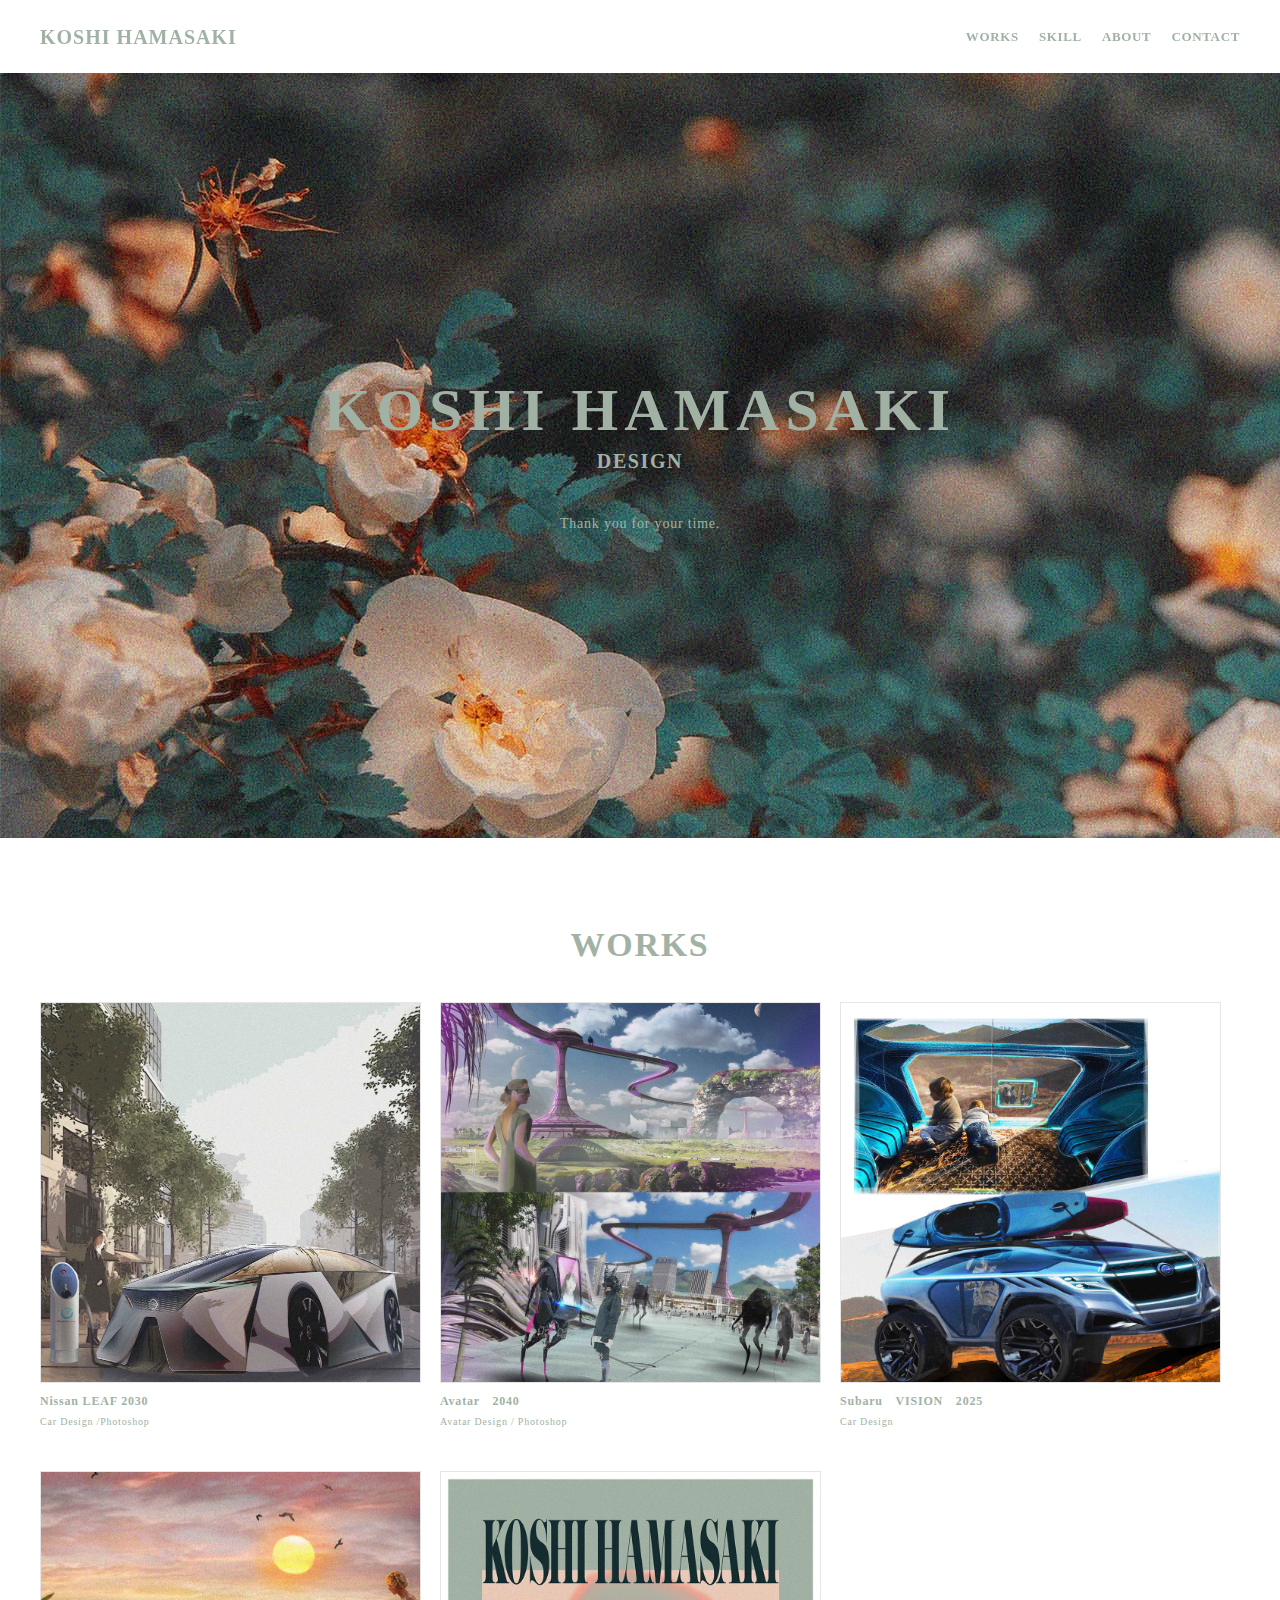
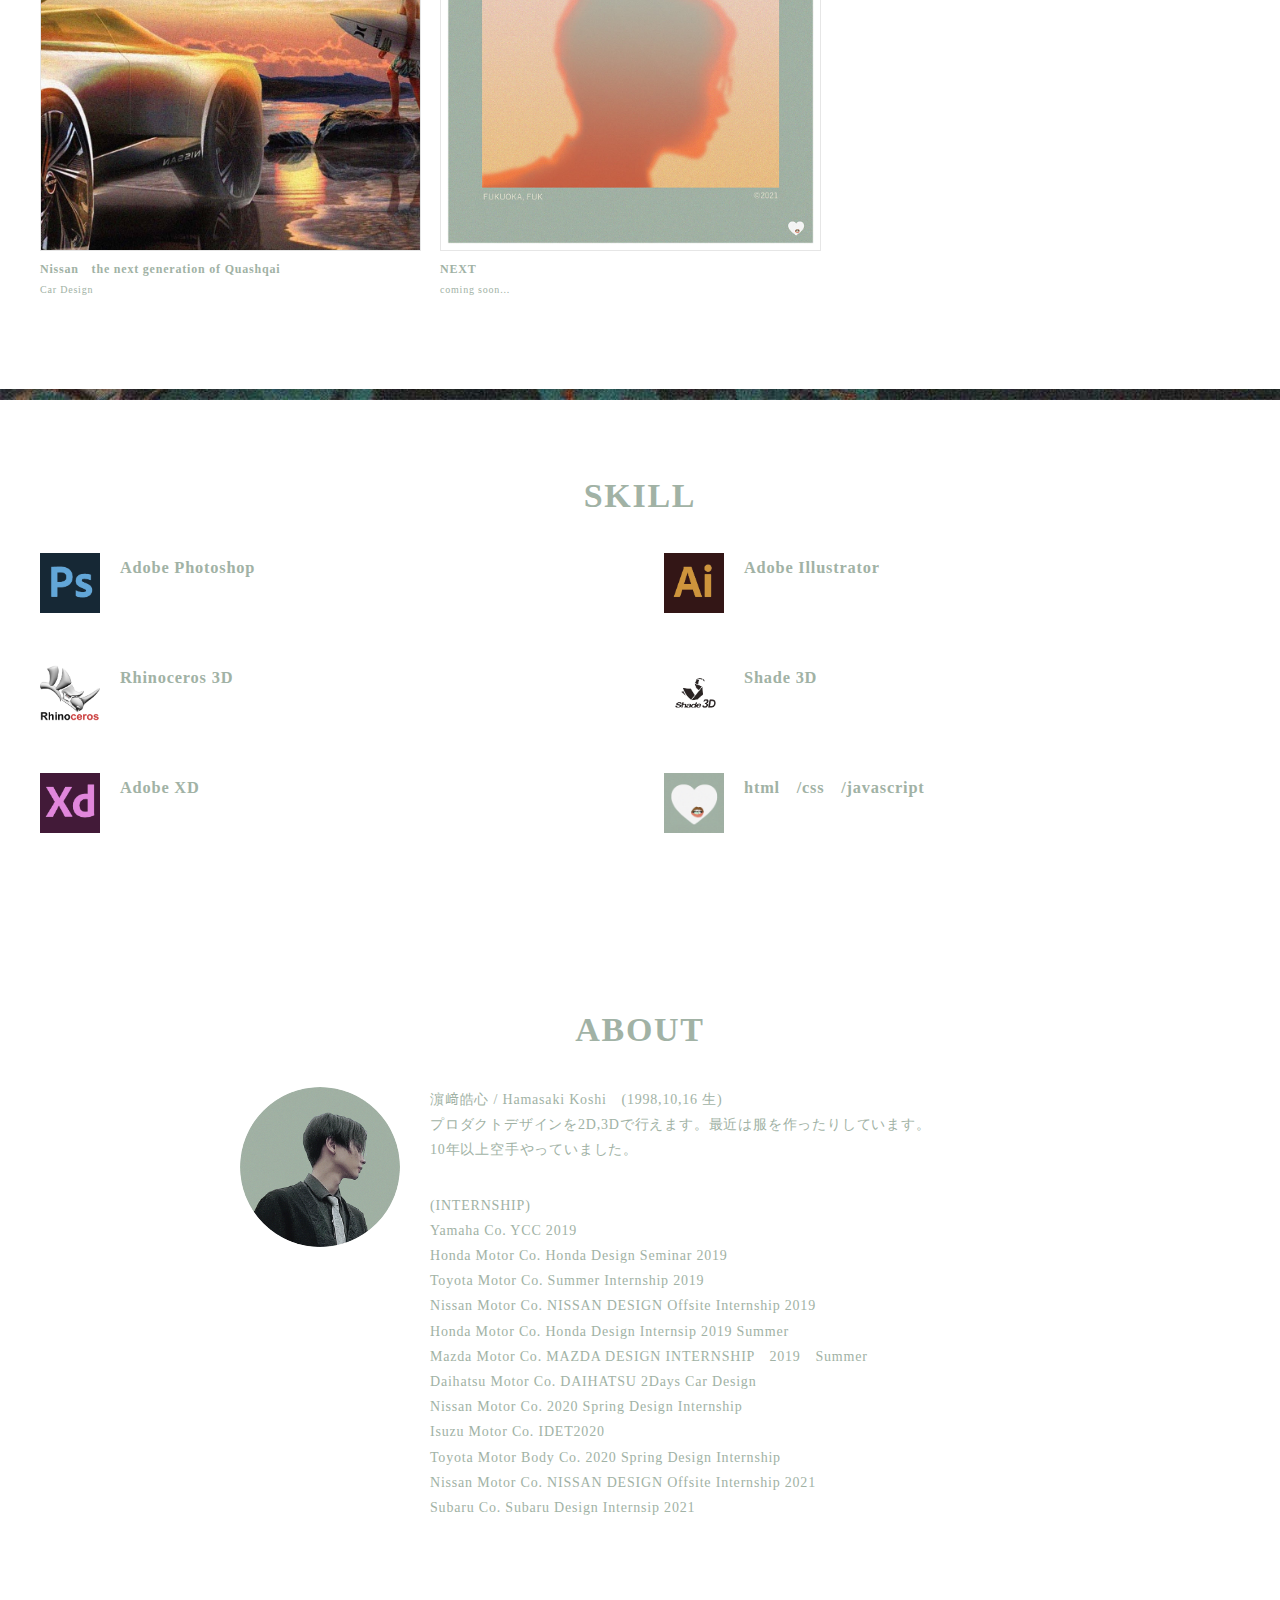
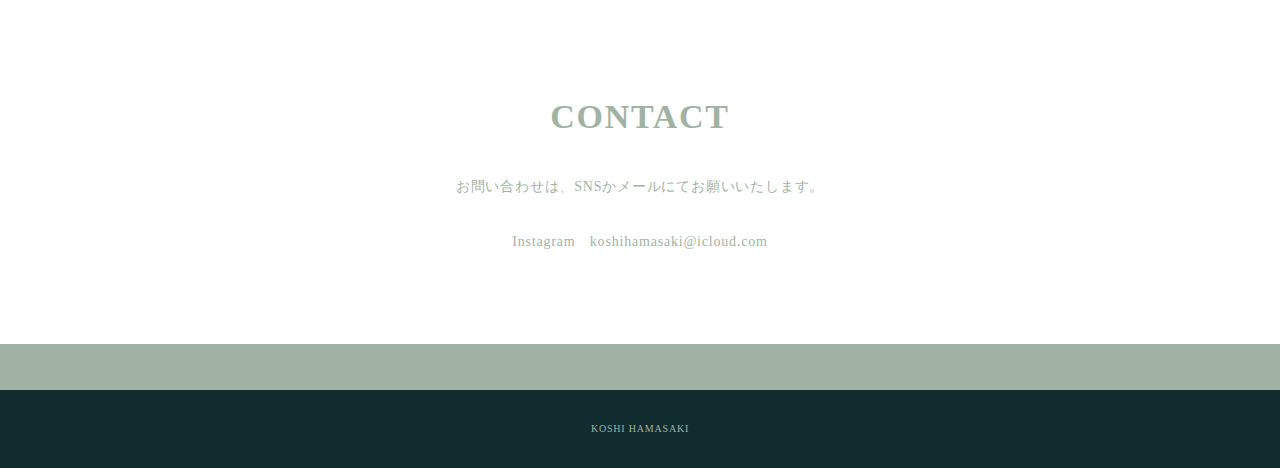
<file: index.html>
<!DOCTYPE html>
<html>
<head>
  <meta charset="utf-8">
  <meta name="viewport" content="width=device-width,initial-scale=1.0,user-scalable=no">
  <meta property='og:type' content='website'>
  <meta property='og:title' content='KOSHI HAMASAKI'>
  <meta property='og:url' content='URLが入る'>
  <meta property='og:description' content='KOSHI HAMASAKI'>
  <meta property="og:image" content="img/ogp.png">
  <meta name="description" content="KOSHI HAMASAKI" />
  <title>KOSHI HAMASAKI PORTFOLIO</title>
  <link rel="preconnect" href="https://fonts.gstatic.com">
  <link href="https://fonts.googleapis.com/css2?family=Montserrat:wght@400;700&display=swap" rel="stylesheet">
  <link href="https://fonts.googleapis.com/css?family=Material+Icons+Outlined" rel="stylesheet">
  <link href="css/ress.css" media="all" rel="stylesheet" type="text/css" />
  <link href="css/style.css" media="all" rel="stylesheet" type="text/css" />
  <link rel="shortcut icon" href="img/favicon.ico" />
  <link rel=”canonical” href=”URLが入る” />
</head>

<body>
  <div class="wrapper">

<body style="background-image: url(img/u.jpg) ;">
    <header class="header ">
      <div class="inner">
        <h1 class="header-logo">
          <a href="index.html">KOSHI HAMASAKI</a>
        </h1>
        <nav class="header-nav">
          <ul class="header-nav-list">
            <li class="header-nav-item"><a href="#works">WORKS</a></li>
            <li class="header-nav-item"><a href="#skill">SKILL</a></li>
            <li class="header-nav-item"><a href="#about">ABOUT</a></li>
            <li class="header-nav-item"><a href="#contact">CONTACT</a></li>
          </ul>
        </nav>
      </div>
    </header>


    <main class="content">


      <div class="main-visual">
        <div class="main-visual-inner">
          <p class="main-visual-title">KOSHI HAMASAKI</p>
          <p class="main-visual-subtitle">DESIGN</p>
          <p class="main-visual-text">
            Thank you<br class="sp-only"> for your time.<br>

          </p>
        </div>
      </div>



      <section class="works section" id="works">
        <div class="inner">
          <h2 class="title">WORKS</h2>
          <div class="works-list">
            <a class="works-item" href="work-a.html">
              <p class="works-img"><img src="img/a.jpg" alt="" /></p>
              <p class="works-name">Nissan LEAF 2030</p>
              <p class="works-info">Car Design /Photoshop</p>
            </a>
            <a class="works-item" href="work-b.html">
              <p class="works-img"><img src="img/f.jpg" alt="" /></p>
              <p class="works-name">Avatar　2040</p>
              <p class="works-info">Avatar Design / Photoshop</p>
            </a>
            <a class="works-item" href="work-c.html">
              <p class="works-img"><img src="img/d.jpg" alt="" /></p>
              <p class="works-name">Subaru　VISION　2025</p>
              <p class="works-info">Car Design</p>
            </a>
            <a class="works-item" href="work-d.html">
              <p class="works-img"><img src="img/g.jpg" alt="" /></p>
              <p class="works-name">Nissan　the next generation of Quashqai</p>
              <p class="works-info">Car Design</p>
            </a>
            <a class="works-item" href="work-f.html">
              <p class="works-img"><img src="img/b.jpg" alt="" /></p>
              <p class="works-name">NEXT</p>
              <p class="works-info">coming soon...</p>
            </a>

          </div>
        </div>
      </section>

      <section class="skill section" id="skill">
        <div class="inner">
          <h2 class="title">SKILL</h2>
          <div class="skill-list">
            <div class="skill-item">
              <p class="skill-img"><img src="img/z.png" alt=""></p>
              <div class="skill-body">
                <h3 class="skill-name">Adobe Photoshop</h3>
                <p class="skill-text">
                  </p>
              </div>
            </div>
            <div class="skill-item">
              <p class="skill-img"><img src="img/x.png" alt=""></p>
              <div class="skill-body">
                <h3 class="skill-name">Adobe Illustrator</h3>
                <p class="skill-text">
                  </p>
              </div>
            </div>
            <div class="skill-item">
              <p class="skill-img"><img src="img/w.png" alt=""></p>
              <div class="skill-body">
                <h3 class="skill-name">Rhinoceros 3D</h3>
                <p class="skill-text">
                  </p>
              </div>
            </div>
            <div class="skill-item">
              <p class="skill-img"><img src="img/v.png" alt=""></p>
              <div class="skill-body">
                <h3 class="skill-name">Shade 3D</h3>
                <p class="skill-text">
                  </p>
              </div>
            </div>
            <div class="skill-item">
              <p class="skill-img"><img src="img/y.png" alt=""></p>
              <div class="skill-body">
                <h3 class="skill-name">Adobe XD</h3>
                <p class="skill-text">
                </p>
              </div>
            </div>
            <div class="skill-item">
              <p class="skill-img"><img src="img/c.png" alt=""></p>
              <div class="skill-body">
                <h3 class="skill-name">html　/css　/javascript</h3>
                <p class="skill-text">
                  </p>
              </div>
            </div>
          </div>
        </div>
      </section>

      <section class="about section" id="about">
        <div class="inner">
          <h2 class="title">ABOUT</h2>
          <div class="profile">
            <p class="profile-img">
              <img src="img/2.png" alt="">
            </p>
            <div class="profile-body">
              <p>
                濵﨑皓心 / Hamasaki Koshi　(1998,10,16 生)
                <br>プロダクトデザインを2D,3Dで行えます。最近は服を作ったりしています。
                <br>10年以上空手やっていました。
              <p>(INTERNSHIP)
              <br>Yamaha Co. YCC 2019
<br>Honda Motor Co. Honda Design Seminar 2019
<br>Toyota Motor Co. Summer Internship 2019
<br>Nissan Motor Co. NISSAN DESIGN Offsite Internship 2019
<br>Honda Motor Co. Honda Design Internsip 2019 Summer
<br>Mazda Motor Co. MAZDA DESIGN INTERNSHIP　2019　Summer
<br>Daihatsu Motor Co. DAIHATSU 2Days Car Design
<br>Nissan Motor Co. 2020 Spring Design Internship
<br>Isuzu Motor Co. IDET2020
<br>Toyota Motor Body Co. 2020 Spring Design Internship
<br>Nissan Motor Co. NISSAN DESIGN Offsite Internship 2021
<br>Subaru Co. Subaru Design Internsip 2021


              </p>
            </div>
          </div>
        </div>
      </section>

      <section class="contact section" id="contact">
        <div class="inner">
          <h2 class="title">CONTACT</h2>
          <p class="lead">
            お問い合わせは、<br class="sp-only">SNSかメールにてお願いいたします。
          </p>
          <div class="contact-list">
            <a class="contact-item" href="https://www.instagram.com/koshi_hamasaki" target="_blank" rel="noopener">Instagram</a>
            <span class="contact-item">koshihamasaki@icloud.com</span>
          </div>
        </div>
      </section>

      <div class="page-top" id="js-page-top">
        <span class="material-icons-outlined">expand_less</span>
      </div>
    </main>


    <footer class="footer">
      <div class="copyright">KOSHI HAMASAKI</div>
    </footer>


  </div>
  <script src="https://ajax.googleapis.com/ajax/libs/jquery/3.5.1/jquery.min.js"></script>
  <script type='text/javascript' src="js/script.js"></script>
</body>
</html>
</file>
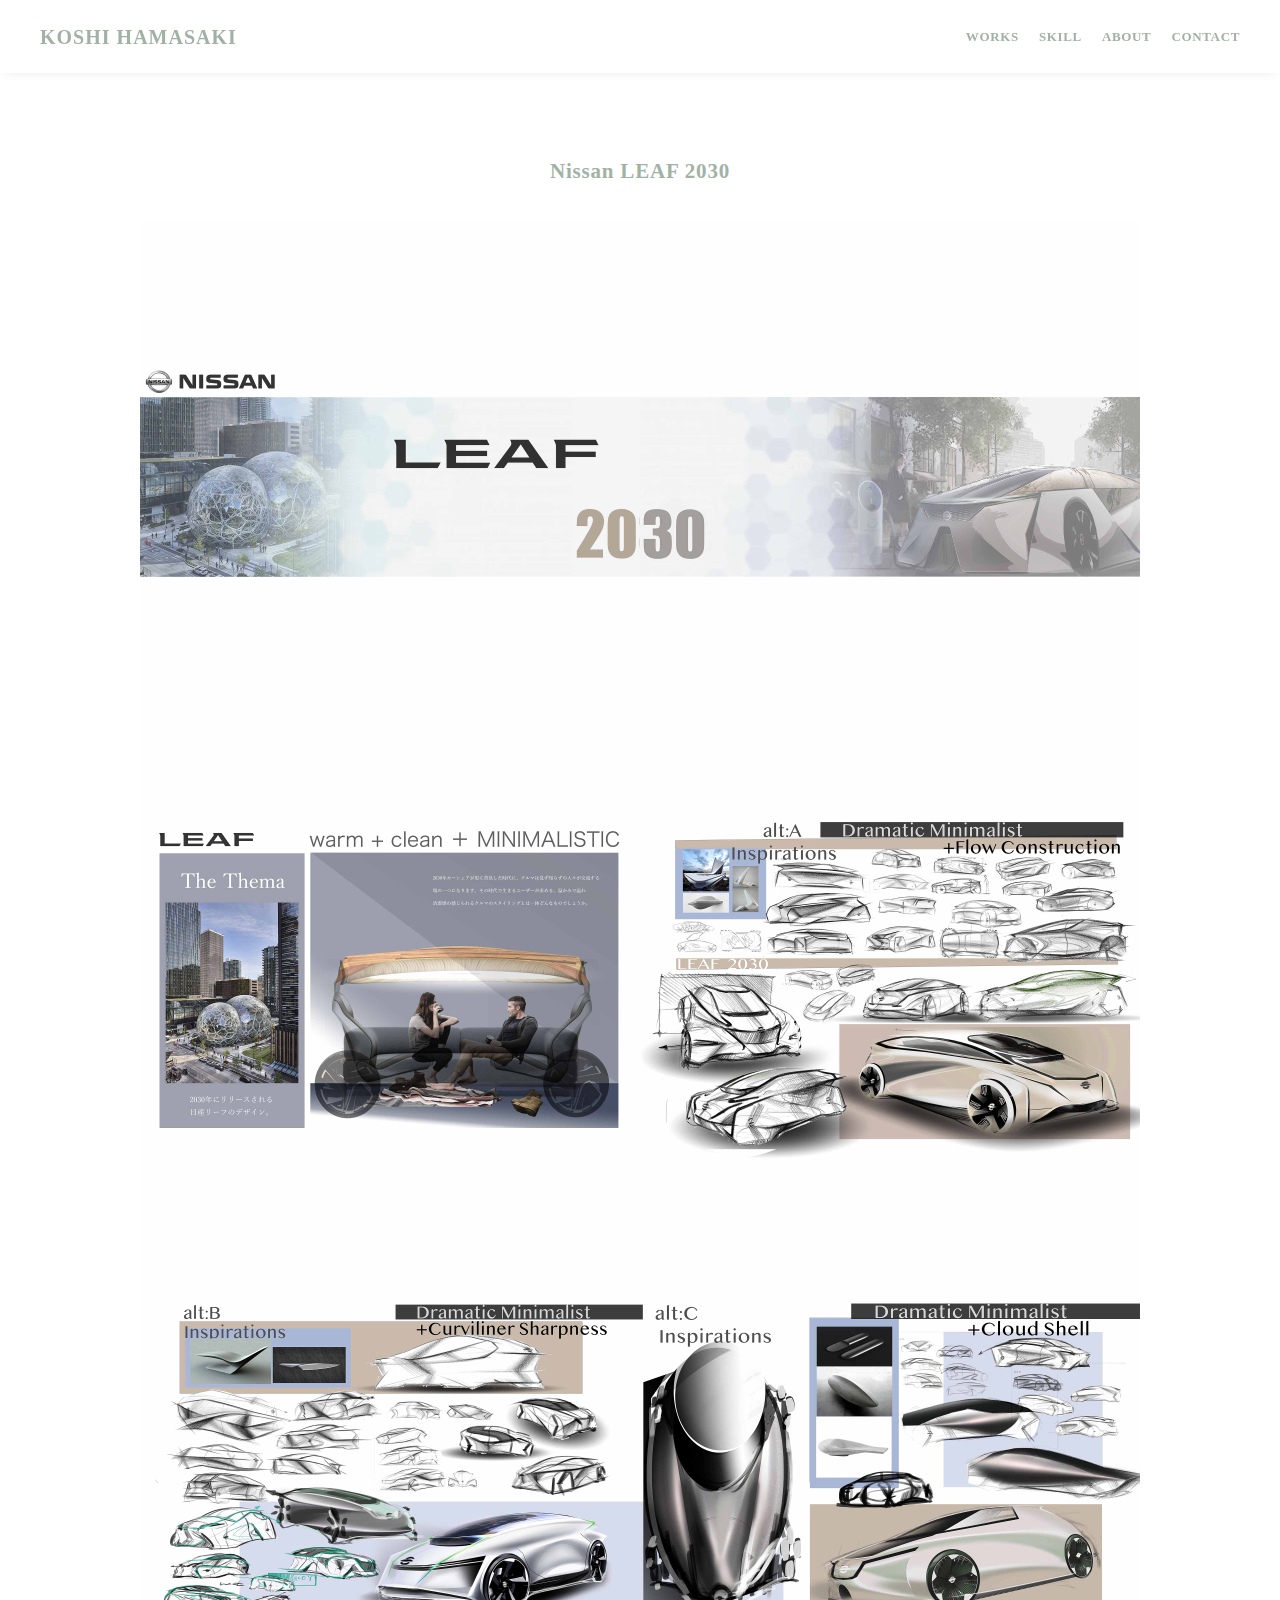
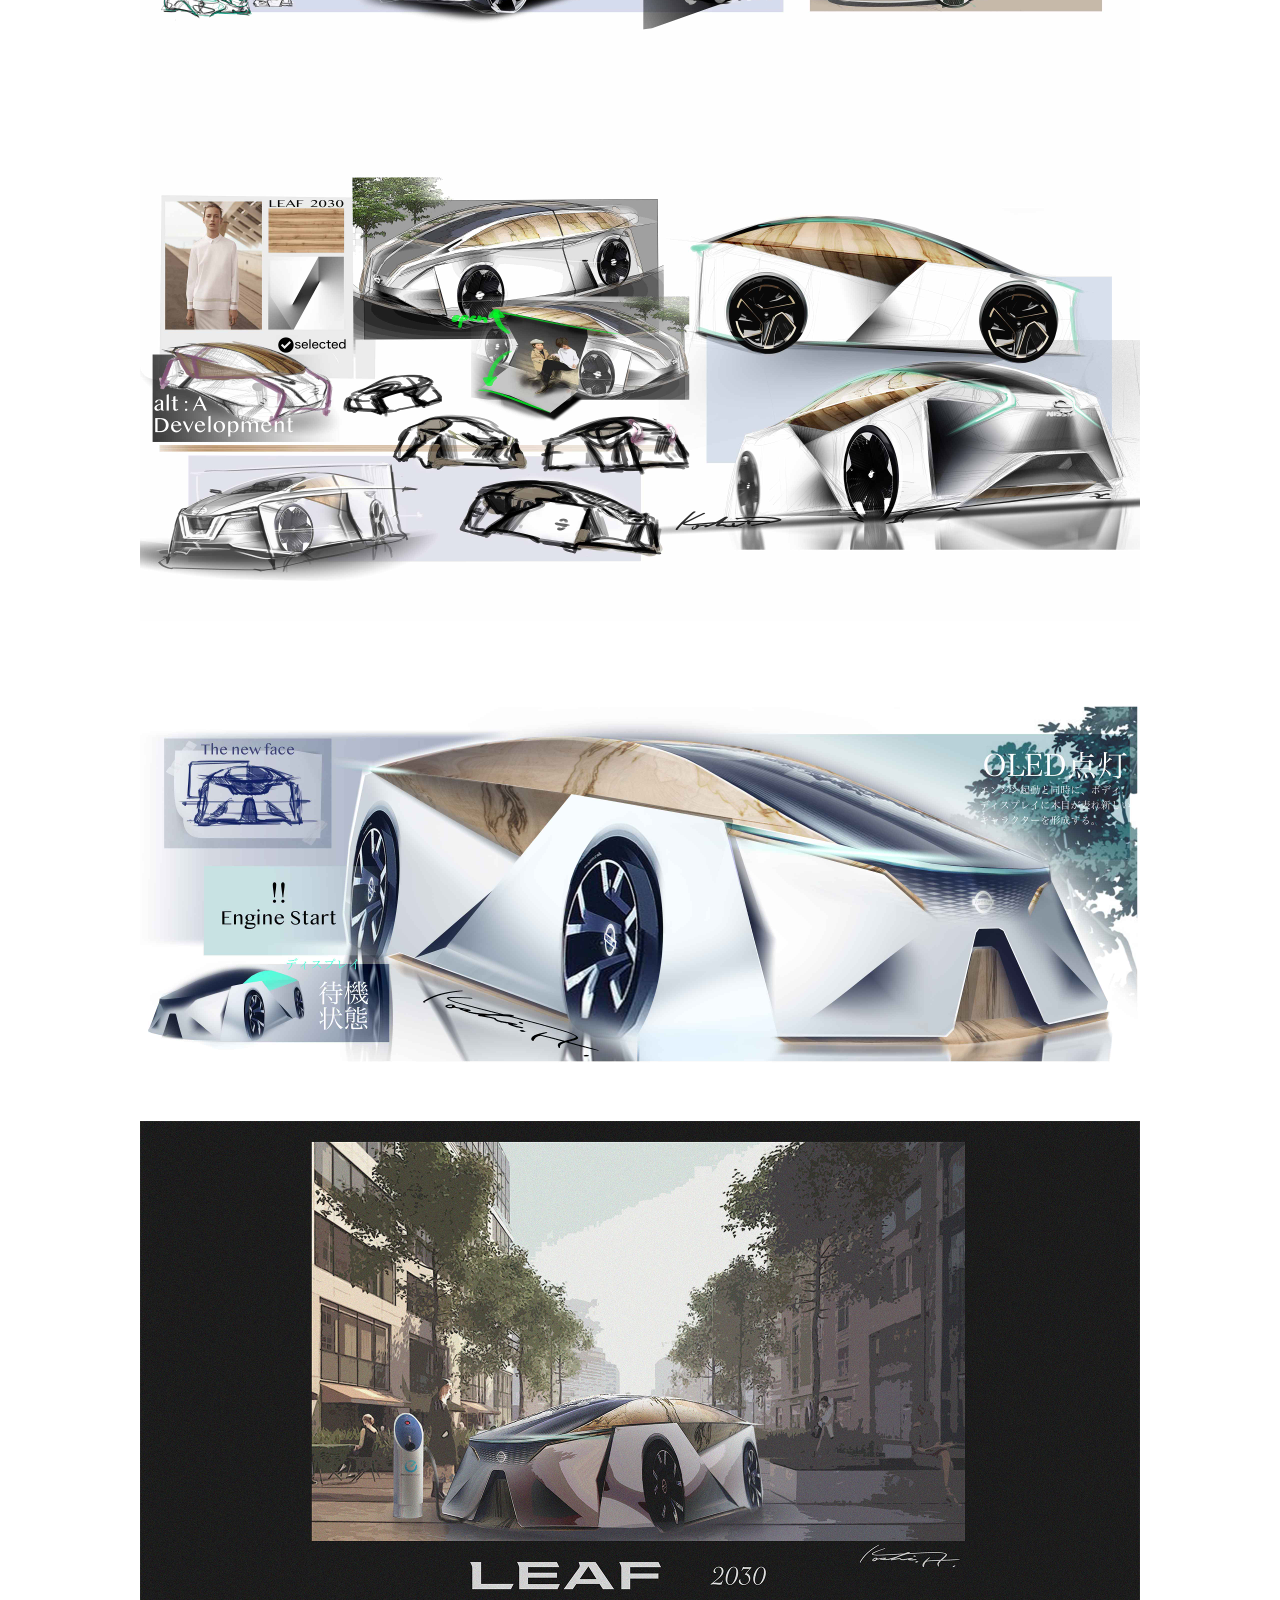
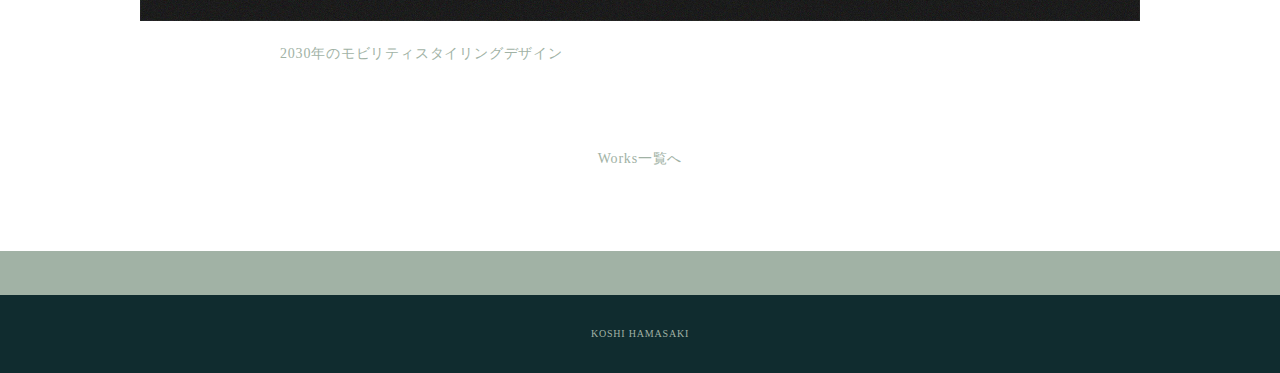
<file: work-a.html>
<html>
<head>
  <meta charset="utf-8">
  <meta name="viewport" content="width=device-width,initial-scale=1.0,user-scalable=no">
  <meta property='og:type' content='website'>
  <meta property='og:title' content='KOSHI HAMASAKI'>
  <meta property='og:url' content='URLが入る'>
  <meta property='og:description' content='KOSHI HAMASAKI'>
  <meta property="og:image" content="img/ogp.png">
  <meta name="description" content="KOSHI HAMASAKI" />
  <title>KOSHI HAMASAKI PORTFOLIO</title>
  <link rel="preconnect" href="https://fonts.gstatic.com">
  <link href="https://fonts.googleapis.com/css2?family=Montserrat:wght@400;700&display=swap" rel="stylesheet">
  <link href="https://fonts.googleapis.com/css?family=Material+Icons+Outlined" rel="stylesheet">
  <link href="css/ress.css" media="all" rel="stylesheet" type="text/css" />
  <link href="css/style.css" media="all" rel="stylesheet" type="text/css" />
  <link rel="shortcut icon" href="img/favicon.ico" />
  <link rel=”canonical” href=”URLが入る” />
</head>


<body>
  <div class="wrapper">


    <header class="header ">
      <div class="inner">
        <h1 class="header-logo">
          <a href="index.html">KOSHI HAMASAKI</a>
        </h1>
        <nav class="header-nav">
          <ul class="header-nav-list">
            <li class="header-nav-item"><a href="#works">WORKS</a></li>
            <li class="header-nav-item"><a href="#skill">SKILL</a></li>
            <li class="header-nav-item"><a href="#about">ABOUT</a></li>
            <li class="header-nav-item"><a href="#contact">CONTACT</a></li>
          </ul>
        </nav>
      </div>
    </header>


    <main class="content">

      <article class="article">
        <div class="article-inner">
          <h2 class="article-title">Nissan LEAF 2030</h2>
          <p class="article-img">
            <img src="img/3.jpg" alt="">
            <img src="img/4.jpg" alt="">
            <img src="img/5.jpg" alt="">
            <img src="img/6.jpg" alt="">
            <img src="img/7.jpg" alt="">
            <img src="img/8.jpg" alt="">
          </p>
          <div class="article-body">
            <p>
              2030年のモビリティスタイリングデザイン
            </p>

          </div>
          <div class="home-link">
            <a href="index.html">Works一覧へ</a>
          </div>
        </div>
      </article>

      <div class="page-top" id="js-page-top">
        <span class="material-icons-outlined">expand_less</span>
      </div>
    </main>


    <footer class="footer">
      <div class="copyright">KOSHI HAMASAKI</div>
    </footer>


  </div>
  <script src="https://ajax.googleapis.com/ajax/libs/jquery/3.5.1/jquery.min.js"></script>
  <script type='text/javascript' src="js/script.js"></script>
</body>
</html>
</file>
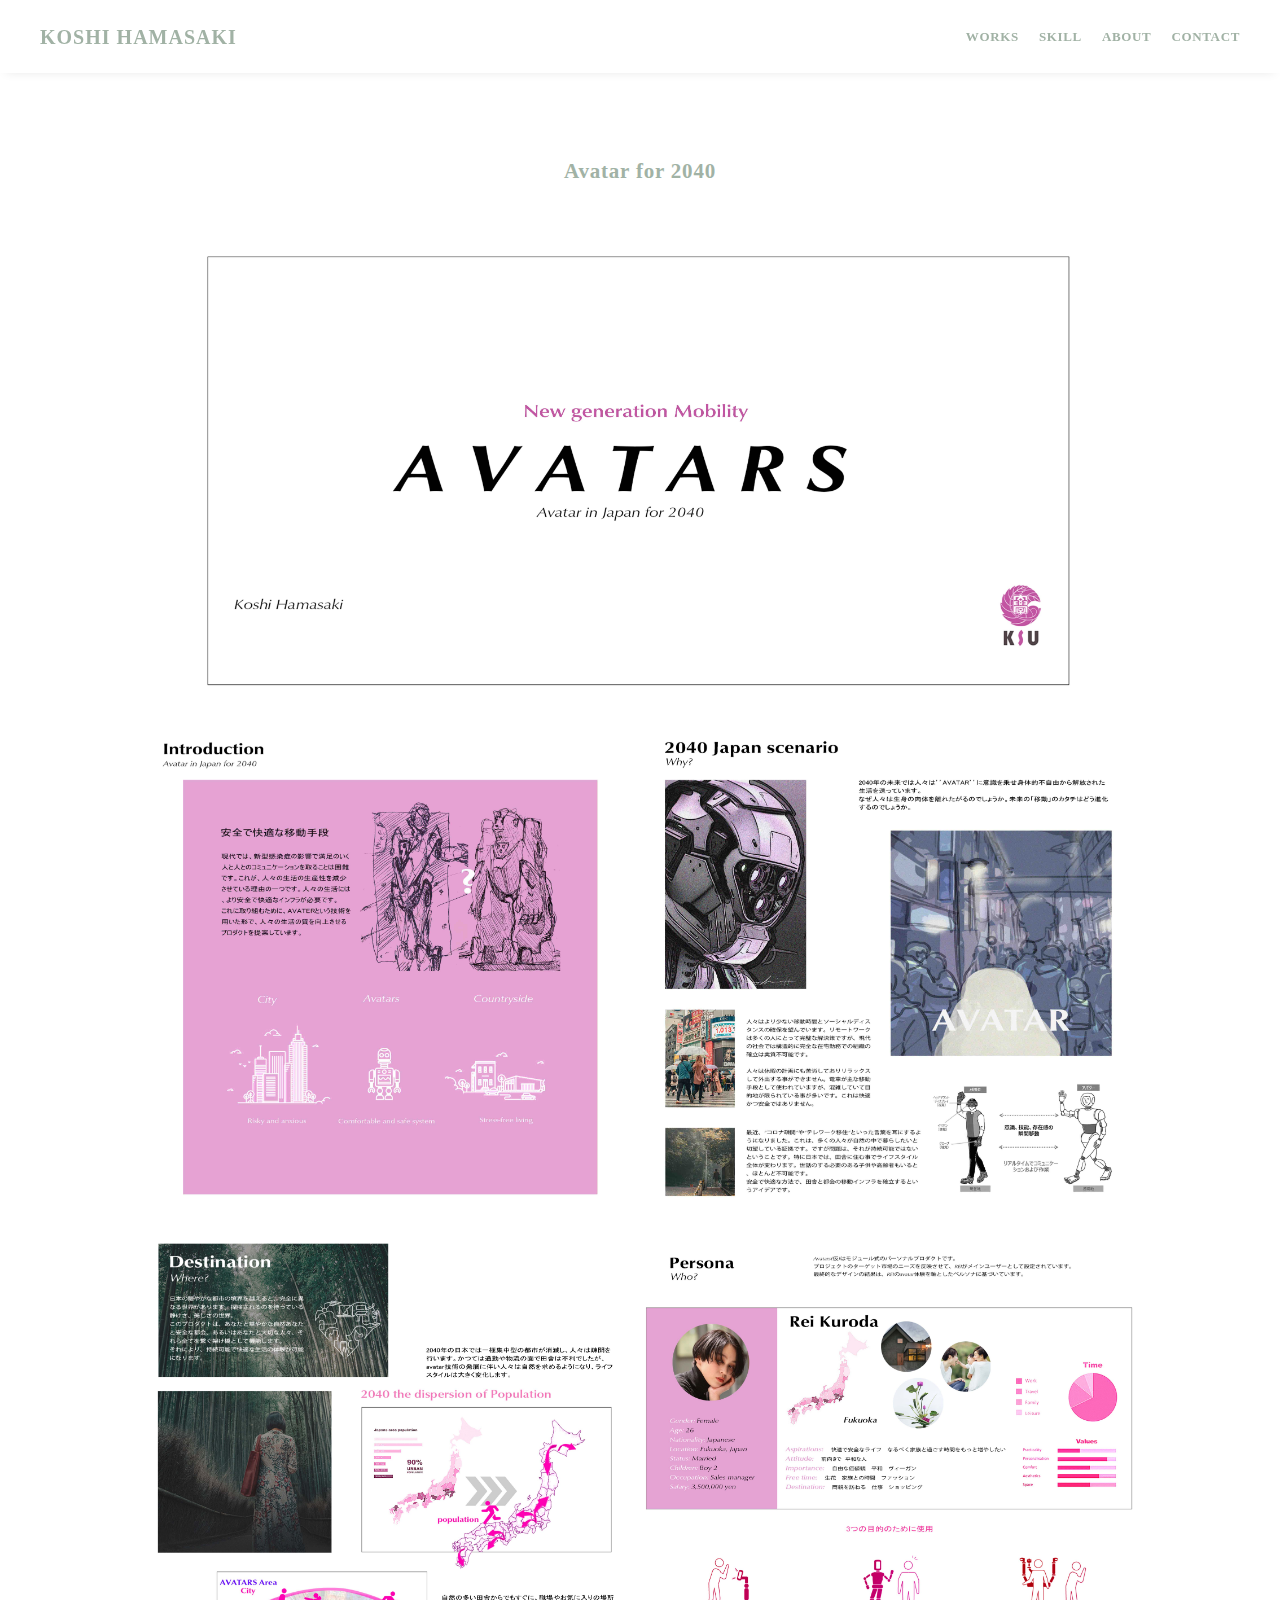
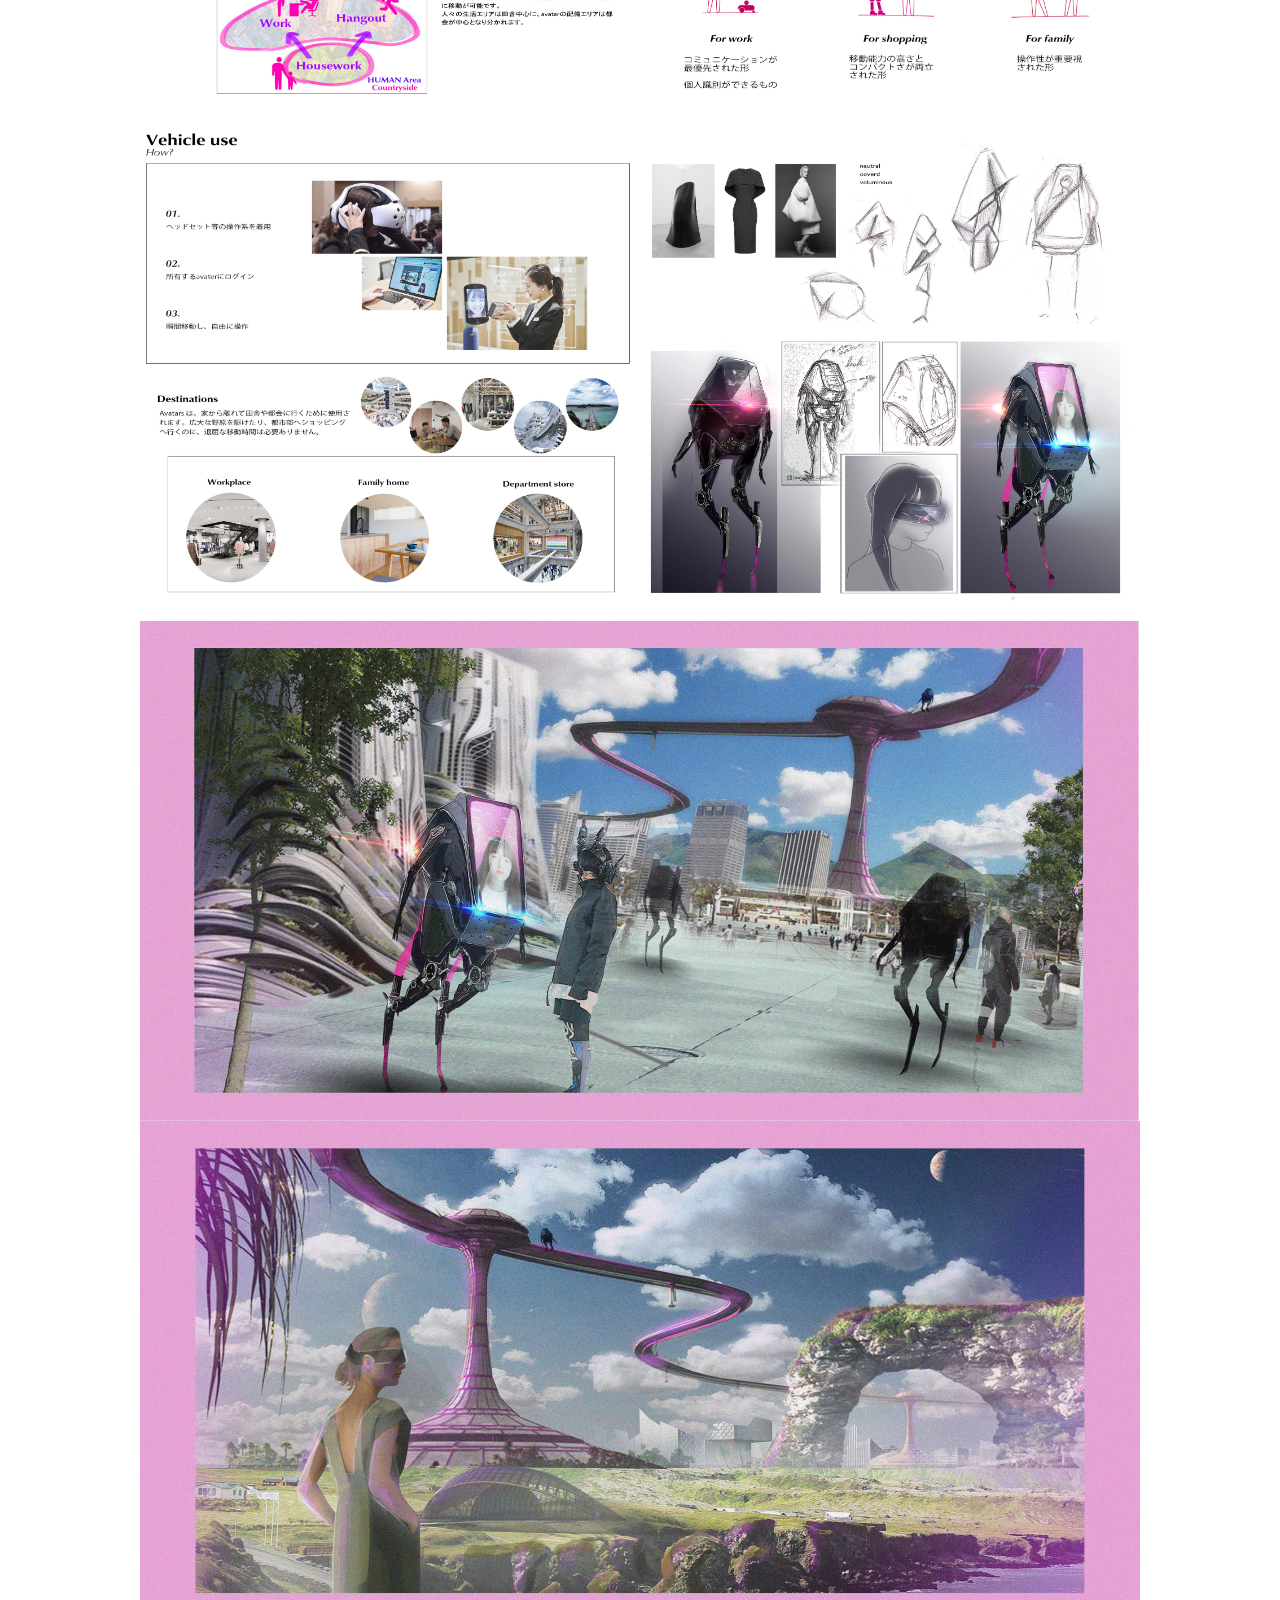
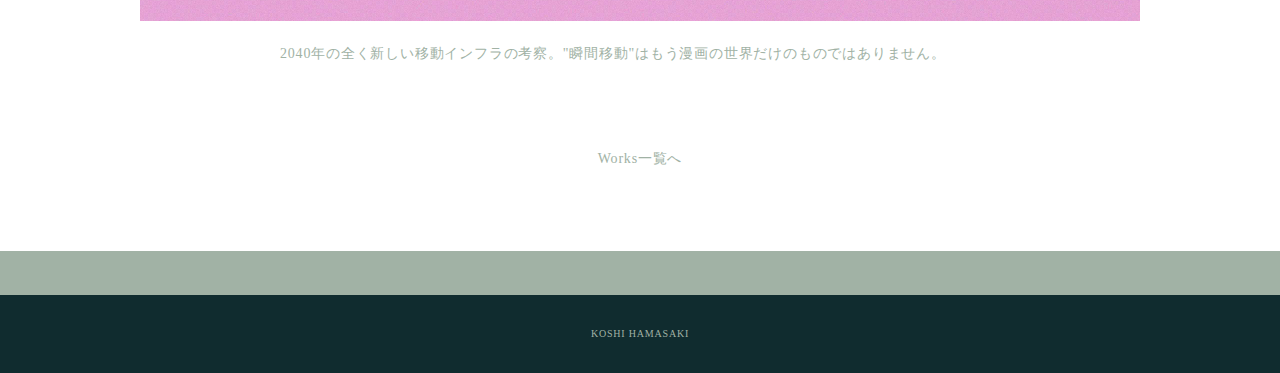
<file: work-b.html>
<html>
<head>
  <meta charset="utf-8">
  <meta name="viewport" content="width=device-width,initial-scale=1.0,user-scalable=no">
  <meta property='og:type' content='website'>
  <meta property='og:title' content='KOSHI HAMASAKI'>
  <meta property='og:url' content='URLが入る'>
  <meta property='og:description' content='KOSHI HAMASAKI'>
  <meta property="og:image" content="img/ogp.png">
  <meta name="description" content="KOSHI HAMASAKI" />
  <title>KOSHI HAMASAKI PORTFOLIO</title>
  <link rel="preconnect" href="https://fonts.gstatic.com">
  <link href="https://fonts.googleapis.com/css2?family=Montserrat:wght@400;700&display=swap" rel="stylesheet">
  <link href="https://fonts.googleapis.com/css?family=Material+Icons+Outlined" rel="stylesheet">
  <link href="css/ress.css" media="all" rel="stylesheet" type="text/css" />
  <link href="css/style.css" media="all" rel="stylesheet" type="text/css" />
  <link rel="shortcut icon" href="img/favicon.ico" />
  <link rel=”canonical” href=”URLが入る” />
</head>


<body>
  <div class="wrapper">


    <header class="header ">
      <div class="inner">
        <h1 class="header-logo">
          <a href="index.html">KOSHI HAMASAKI</a>
        </h1>
        <nav class="header-nav">
          <ul class="header-nav-list">
            <li class="header-nav-item"><a href="#works">WORKS</a></li>
            <li class="header-nav-item"><a href="#skill">SKILL</a></li>
            <li class="header-nav-item"><a href="#about">ABOUT</a></li>
            <li class="header-nav-item"><a href="#contact">CONTACT</a></li>
          </ul>
        </nav>
      </div>
    </header>


    <main class="content">

      <article class="article">
        <div class="article-inner">
          <h2 class="article-title">Avatar for 2040</h2>
          <p class="article-img">
            <img src="img/9.jpg" alt="">
            <img src="img/10.jpg" alt="">
            <img src="img/11.jpg" alt="">
            <img src="img/12.jpg" alt="">
            <img src="img/13.jpg" alt="">
            <img src="img/14.jpg" alt="">
          </p>
          <div class="article-body">
            <p>
            2040年の全く新しい移動インフラの考察。"瞬間移動"はもう漫画の世界だけのものではありません。

            </p>

          </div>
          <div class="home-link">
            <a href="index.html">Works一覧へ</a>
          </div>
        </div>
      </article>

      <div class="page-top" id="js-page-top">
        <span class="material-icons-outlined">expand_less</span>
      </div>
    </main>


    <footer class="footer">
      <div class="copyright">KOSHI HAMASAKI</div>
    </footer>


  </div>
  <script src="https://ajax.googleapis.com/ajax/libs/jquery/3.5.1/jquery.min.js"></script>
  <script type='text/javascript' src="js/script.js"></script>
</body>
</html>
</file>
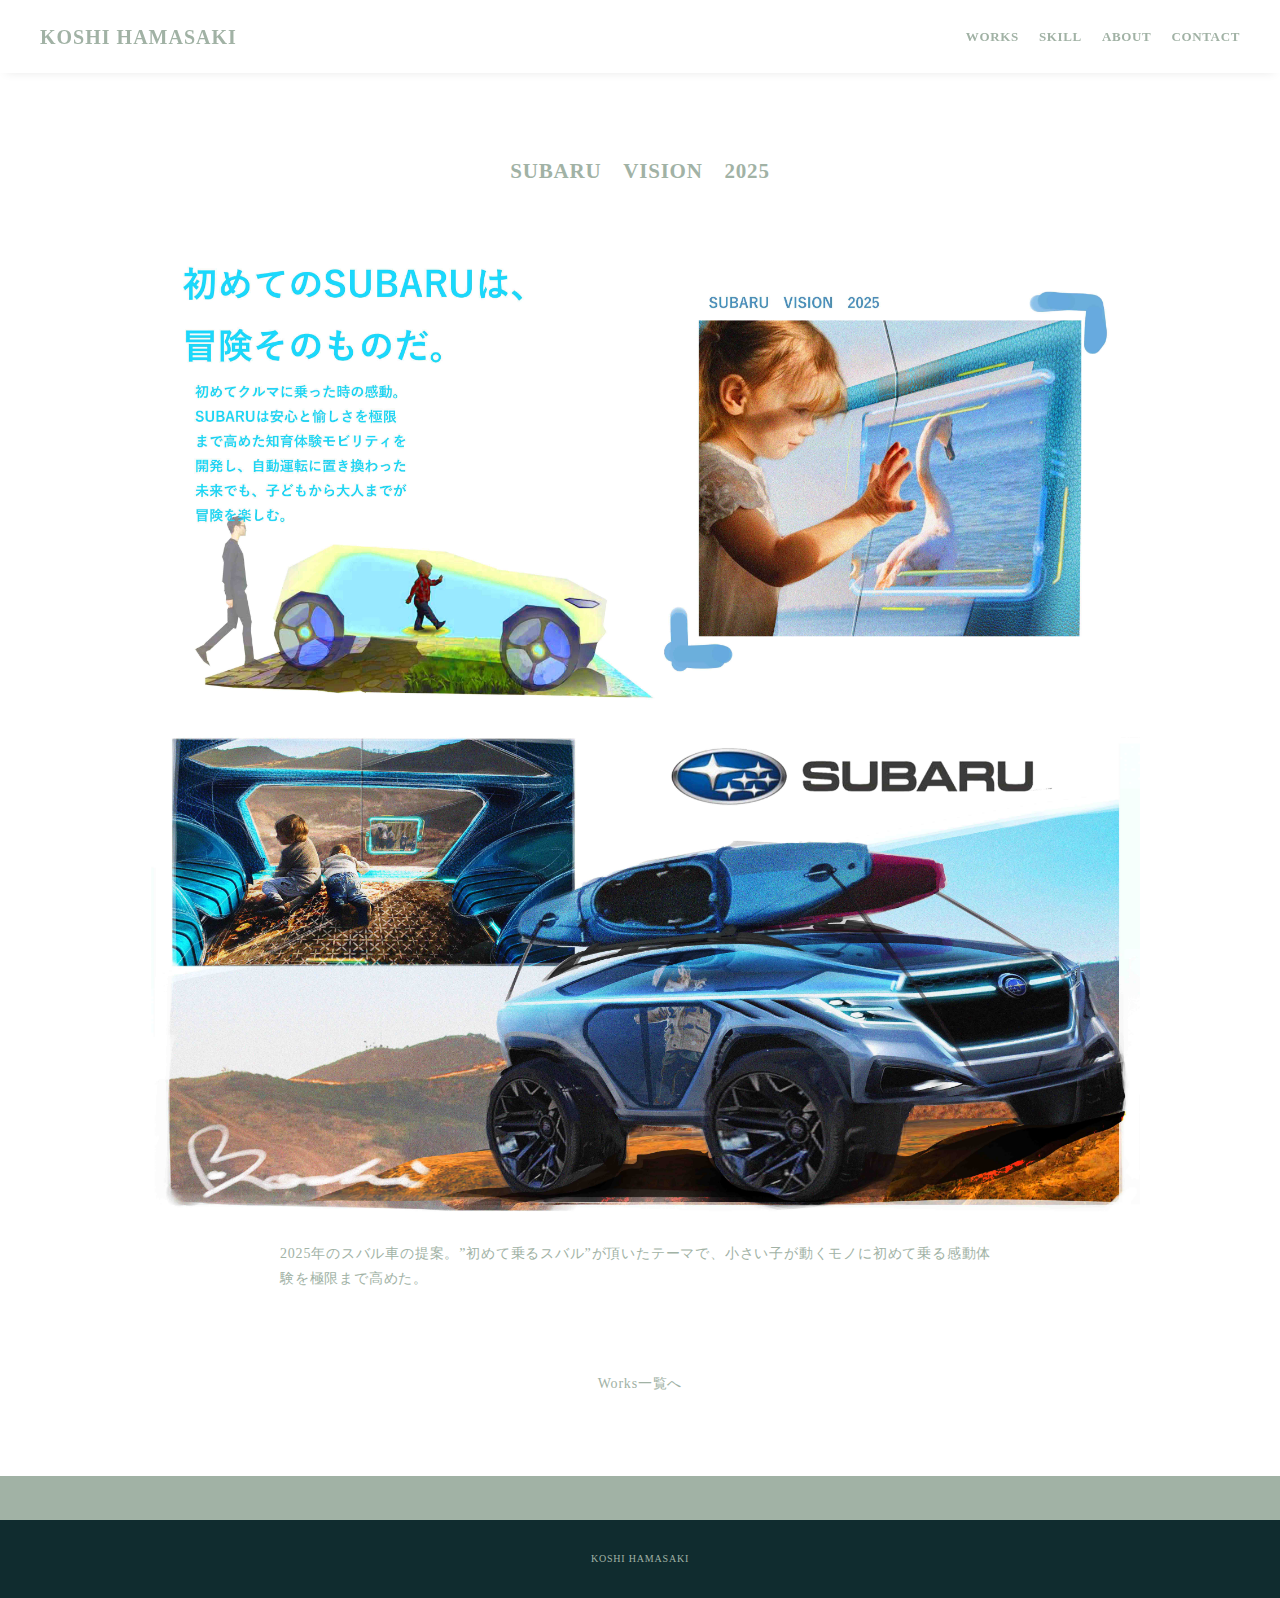
<file: work-c.html>
<html>
<head>
  <meta charset="utf-8">
  <meta name="viewport" content="width=device-width,initial-scale=1.0,user-scalable=no">
  <meta property='og:type' content='website'>
  <meta property='og:title' content='KOSHI HAMASAKI'>
  <meta property='og:url' content='URLが入る'>
  <meta property='og:description' content='KOSHI HAMASAKI'>
  <meta property="og:image" content="img/ogp.png">
  <meta name="description" content="KOSHI HAMASAKI" />
  <title>KOSHI HAMASAKI PORTFOLIO</title>
  <link rel="preconnect" href="https://fonts.gstatic.com">
  <link href="https://fonts.googleapis.com/css2?family=Montserrat:wght@400;700&display=swap" rel="stylesheet">
  <link href="https://fonts.googleapis.com/css?family=Material+Icons+Outlined" rel="stylesheet">
  <link href="css/ress.css" media="all" rel="stylesheet" type="text/css" />
  <link href="css/style.css" media="all" rel="stylesheet" type="text/css" />
  <link rel="shortcut icon" href="img/favicon.ico" />
  <link rel=”canonical” href=”URLが入る” />
</head>


<body>
  <div class="wrapper">


    <header class="header ">
      <div class="inner">
        <h1 class="header-logo">
          <a href="index.html">KOSHI HAMASAKI</a>
        </h1>
        <nav class="header-nav">
          <ul class="header-nav-list">
            <li class="header-nav-item"><a href="#works">WORKS</a></li>
            <li class="header-nav-item"><a href="#skill">SKILL</a></li>
            <li class="header-nav-item"><a href="#about">ABOUT</a></li>
            <li class="header-nav-item"><a href="#contact">CONTACT</a></li>
          </ul>
        </nav>
      </div>
    </header>


    <main class="content">

      <article class="article">
        <div class="article-inner">
          <h2 class="article-title">SUBARU　VISION　2025</h2>
          <p class="article-img">
            <img src="img/15.jpg" alt="">
            <img src="img/16.jpg" alt="">

          </p>
          <div class="article-body">
            <p>
            2025年のスバル車の提案。”初めて乗るスバル”が頂いたテーマで、小さい子が動くモノに初めて乗る感動体験を極限まで高めた。

            </p>

          </div>
          <div class="home-link">
            <a href="index.html">Works一覧へ</a>
          </div>
        </div>
      </article>

      <div class="page-top" id="js-page-top">
        <span class="material-icons-outlined">expand_less</span>
      </div>
    </main>


    <footer class="footer">
      <div class="copyright">KOSHI HAMASAKI</div>
    </footer>


  </div>
  <script src="https://ajax.googleapis.com/ajax/libs/jquery/3.5.1/jquery.min.js"></script>
  <script type='text/javascript' src="js/script.js"></script>
</body>
</html>
</file>
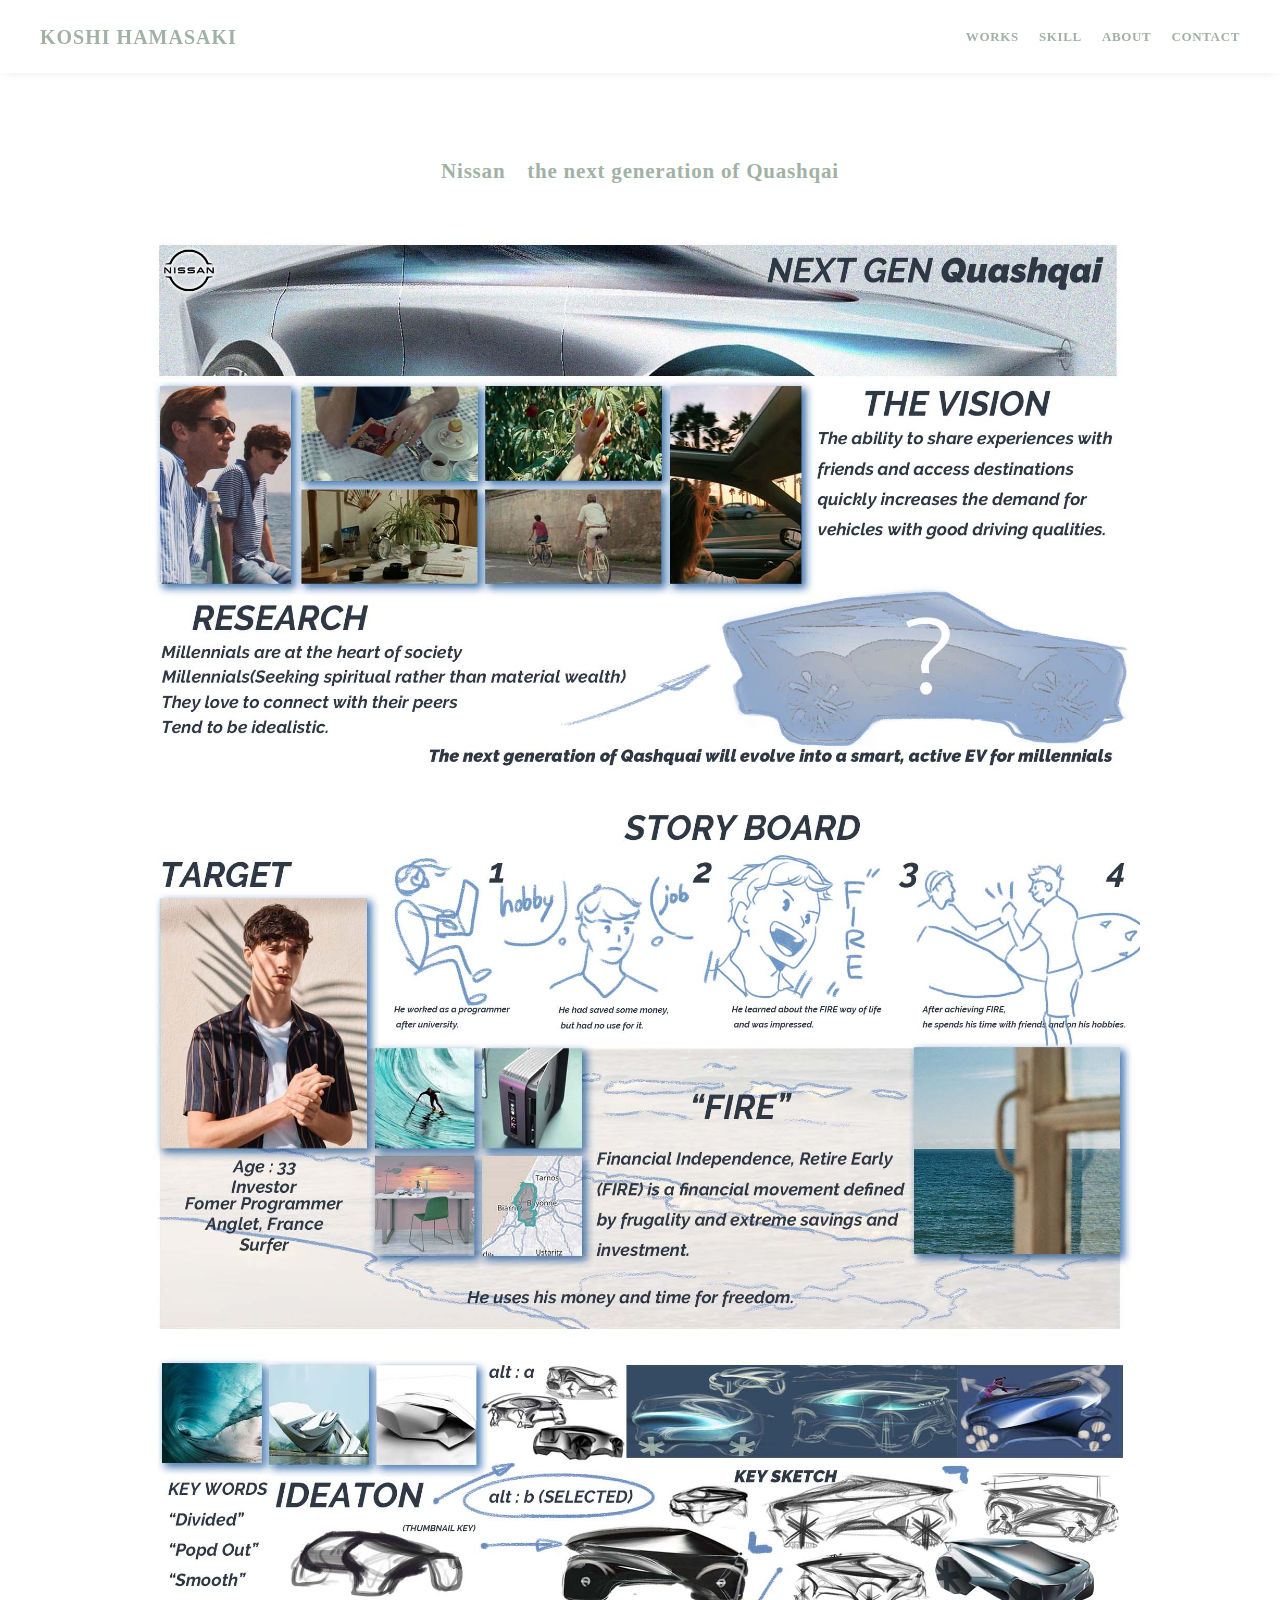
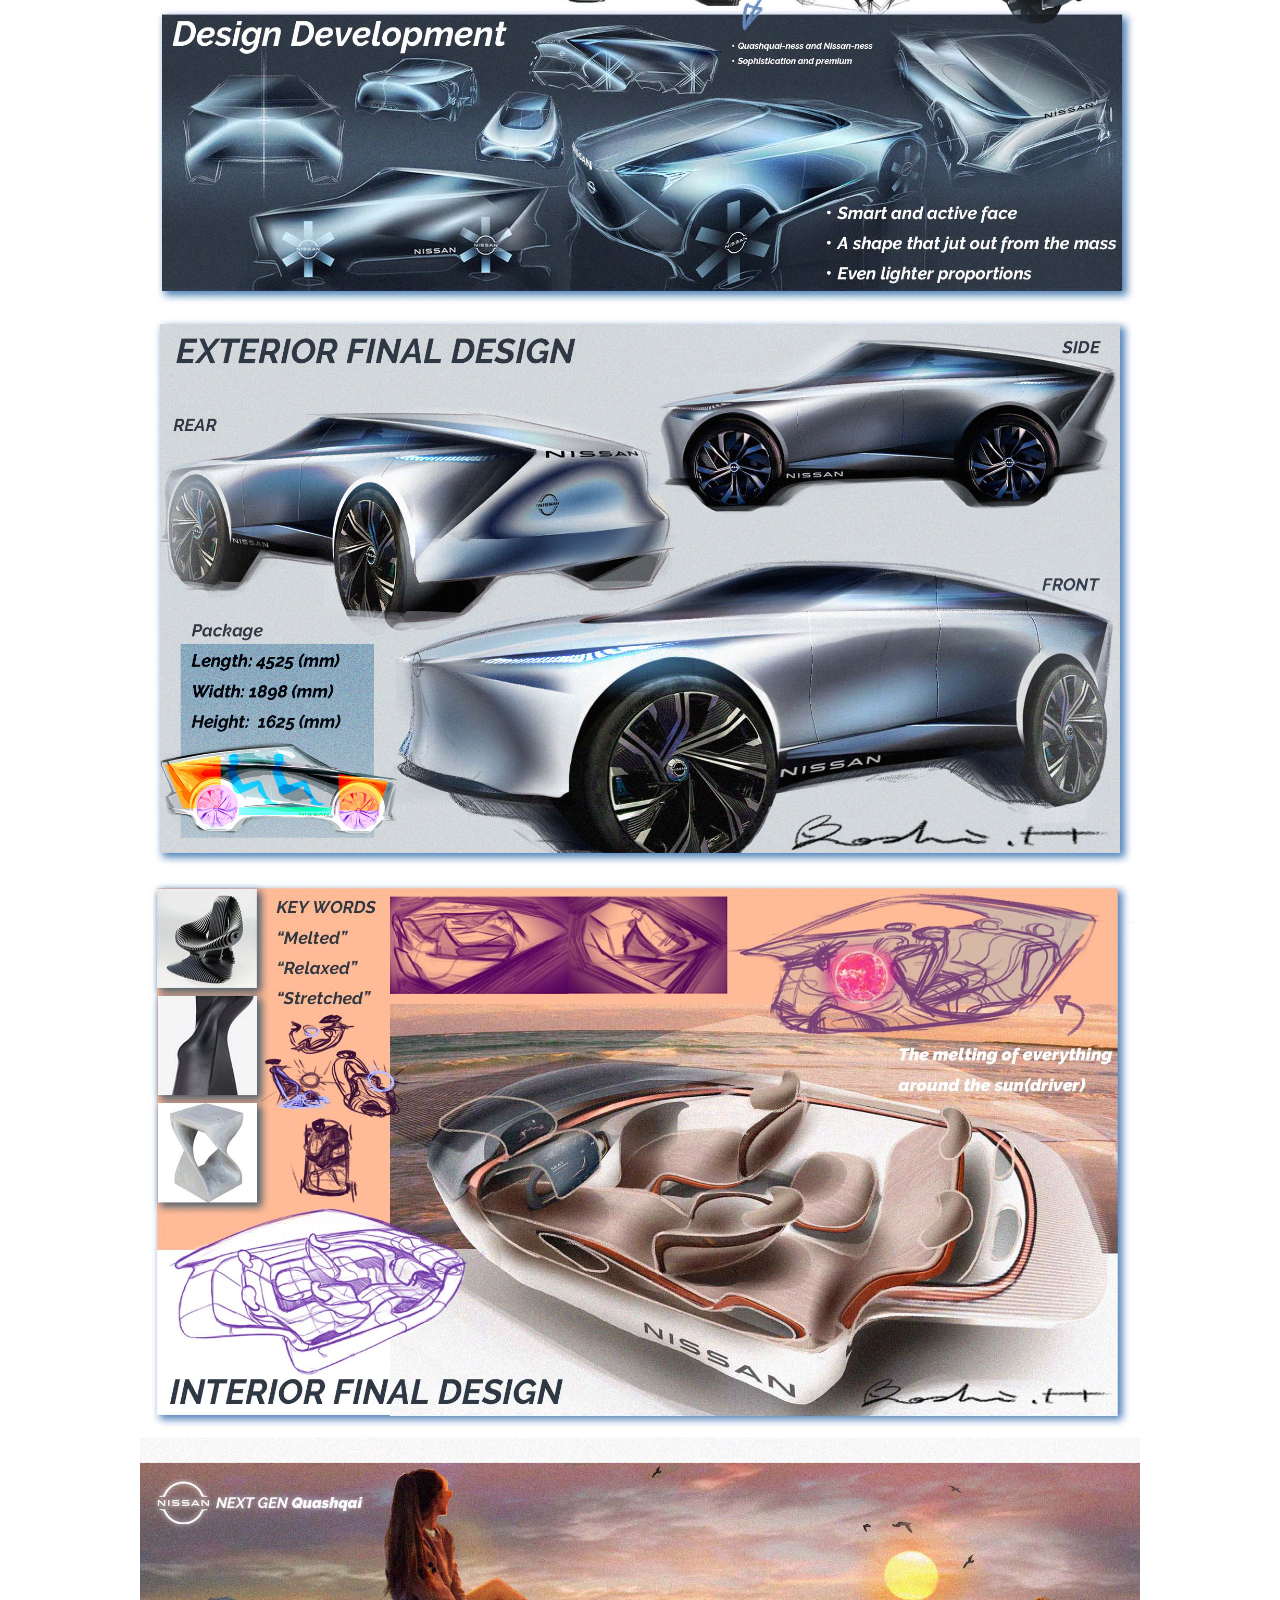
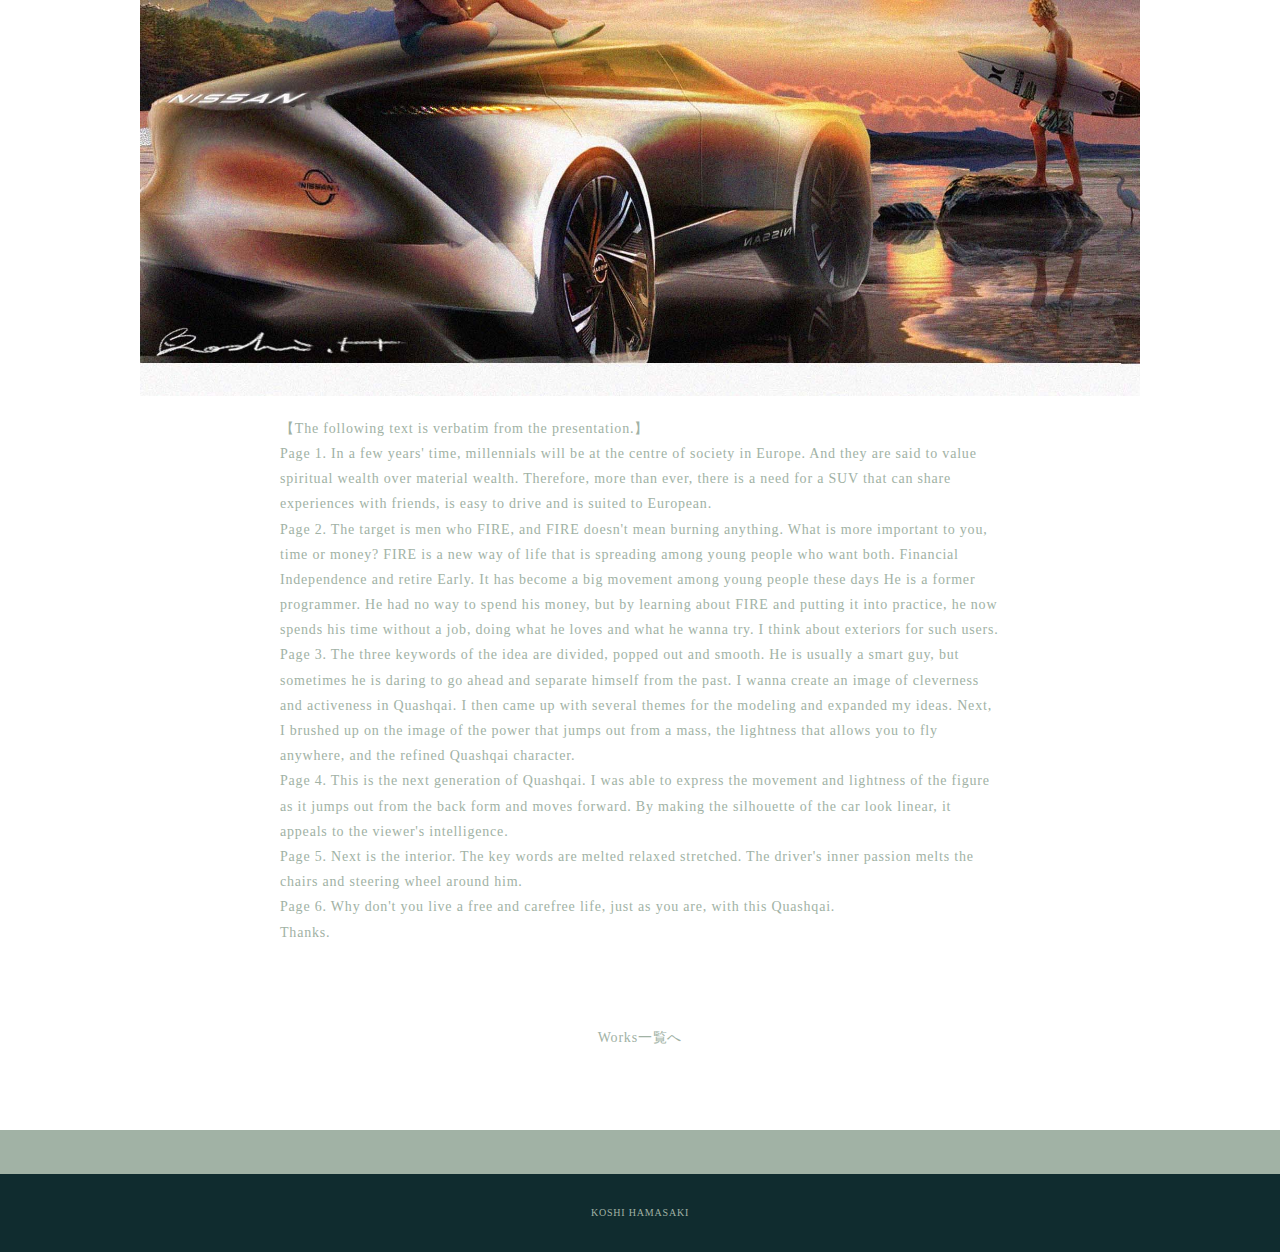
<file: work-d.html>
<html>
<head>
  <meta charset="utf-8">
  <meta name="viewport" content="width=device-width,initial-scale=1.0,user-scalable=no">
  <meta property='og:type' content='website'>
  <meta property='og:title' content='KOSHI HAMASAKI'>
  <meta property='og:url' content='URLが入る'>
  <meta property='og:description' content='KOSHI HAMASAKI'>
  <meta property="og:image" content="img/ogp.png">
  <meta name="description" content="KOSHI HAMASAKI" />
  <title>KOSHI HAMASAKI PORTFOLIO</title>
  <link rel="preconnect" href="https://fonts.gstatic.com">
  <link href="https://fonts.googleapis.com/css2?family=Montserrat:wght@400;700&display=swap" rel="stylesheet">
  <link href="https://fonts.googleapis.com/css?family=Material+Icons+Outlined" rel="stylesheet">
  <link href="css/ress.css" media="all" rel="stylesheet" type="text/css" />
  <link href="css/style.css" media="all" rel="stylesheet" type="text/css" />
  <link rel="shortcut icon" href="img/favicon.ico" />
  <link rel=”canonical” href=”URLが入る” />
</head>


<body>
  <div class="wrapper">


    <header class="header ">
      <div class="inner">
        <h1 class="header-logo">
          <a href="index.html">KOSHI HAMASAKI</a>
        </h1>
        <nav class="header-nav">
          <ul class="header-nav-list">
            <li class="header-nav-item"><a href="#works">WORKS</a></li>
            <li class="header-nav-item"><a href="#skill">SKILL</a></li>
            <li class="header-nav-item"><a href="#about">ABOUT</a></li>
            <li class="header-nav-item"><a href="#contact">CONTACT</a></li>
          </ul>
        </nav>
      </div>
    </header>


    <main class="content">

      <article class="article">
        <div class="article-inner">
          <h2 class="article-title">Nissan　the next generation of Quashqai</h2>
          <p class="article-img">
            <img src="img/17.jpg" alt="">
            <img src="img/18.jpg" alt="">
            <img src="img/19.jpg" alt="">
            <img src="img/20.jpg" alt="">
            <img src="img/21.jpg" alt="">
            <img src="img/22.jpg" alt="">
          </p>
          <div class="article-body">
            <p>
              【The following text is verbatim from the presentation.】
<br>
  Page 1.
  In a few years' time, millennials will be at the centre of society in Europe.
  And they are said to value spiritual wealth over material wealth. Therefore, more than ever, there is a need for a SUV that can share experiences with friends, is easy to drive and is suited to European.
<br>
  Page 2.
  The target is men who FIRE,
  and FIRE doesn't mean burning anything. What is more important to you, time or money? FIRE is a new way of life that is spreading among young people who want both. Financial Independence and retire Early. It has become a big movement among young people these days

  He is a former programmer.
  He had no way to spend his money, but by learning about FIRE and putting it into practice,
  he now spends his time without a job,
  doing what he loves and what he wanna try. I think about exteriors for such users.
<br>
  Page 3.
  The three keywords of the idea are
  divided, popped out and smooth. He is usually a smart guy, but sometimes he is daring to go ahead
  and separate himself from the past. I wanna create an image of
  cleverness and activeness in Quashqai. I then came up with several themes for the modeling and expanded my ideas. Next, I brushed up on the image of the power that jumps out from a mass, the lightness that allows you to fly anywhere, and the refined  Quashqai character.
<br>
  Page 4.
  This is the next generation of Quashqai. I was able to express the movement and lightness of the figure as it jumps out from the back form
  and moves forward. By making the silhouette of the car look linear, it appeals to the viewer's intelligence.
<br>
  Page 5.
  Next is the interior. The key words are melted relaxed stretched. The driver's inner passion melts the chairs and steering wheel around him.
<br>
  Page 6.
  Why don't you live a free and carefree life, just as you are, with this Quashqai.
<br>
  Thanks.
            </p>

          </div>
          <div class="home-link">
            <a href="index.html">Works一覧へ</a>
          </div>
        </div>
      </article>

      <div class="page-top" id="js-page-top">
        <span class="material-icons-outlined">expand_less</span>
      </div>
    </main>


    <footer class="footer">
      <div class="copyright">KOSHI HAMASAKI</div>
    </footer>


  </div>
  <script src="https://ajax.googleapis.com/ajax/libs/jquery/3.5.1/jquery.min.js"></script>
  <script type='text/javascript' src="js/script.js"></script>
</body>
</html>
</file>
<file: css/ress.css>
/*!
 * ress.css • v3.0.1
 * MIT License
 * github.com/filipelinhares/ress
 */

/* # =================================================================
   # Global selectors
   # ================================================================= */

html {
  box-sizing: border-box;
  word-break: normal;
  -moz-tab-size: 4;
  tab-size: 4;

  -webkit-text-size-adjust: 100%; /* Prevent adjustments of font size after orientation changes in iOS */
}

*,
::before,
::after {
  box-sizing: inherit;
  background-repeat: no-repeat; /* Set `background-repeat: no-repeat` to all elements and pseudo elements */
}

::before,
::after {
  vertical-align: inherit;
  text-decoration: inherit; /* Inherit text-decoration and vertical align to ::before and ::after pseudo elements */
}

* {
  margin: 0;
  padding: 0; /* Reset `padding` and `margin` of all elements */
}

/* # =================================================================
   # General elements
   # ================================================================= */

hr {
  overflow: visible; /* Show the overflow in Edge and IE */
  height: 0; /* Add the correct box sizing in Firefox */
}

details,
main {
  display: block; /* Render the `main` element consistently in IE. */
}

summary {
  display: list-item; /* Add the correct display in all browsers */
}

small {
  font-size: 80%; /* Set font-size to 80% in `small` elements */
}

[hidden] {
  display: none; /* Add the correct display in IE */
}

abbr[title] {
  /* Add the correct text decoration in Chrome, Edge, IE, Opera, and Safari */
  text-decoration: underline;
  text-decoration: underline dotted;
  border-bottom: none; /* Remove the bottom border in Chrome 57 */
}

a {
  background-color: transparent; /* Remove the gray background on active links in IE 10 */
}

a:active,
a:hover {
  outline-width: 0; /* Remove the outline when hovering in all browsers */
}

code,
kbd,
pre,
samp {
  font-family: monospace, monospace; /* Specify the font family of code elements */
}

pre {
  font-size: 1em; /* Correct the odd `em` font sizing in all browsers */
}

b,
strong {
  font-weight: bolder; /* Add the correct font weight in Chrome, Edge, and Safari */
}

/* https://gist.github.com/unruthless/413930 */
sub,
sup {
  position: relative;
  font-size: 75%;
  line-height: 0;
  vertical-align: baseline;
}

sub {
  bottom: -.25em;
}

sup {
  top: -.5em;
}

/* # =================================================================
   # Forms
   # ================================================================= */

input {
  border-radius: 0;
}

/* Replace pointer cursor in disabled elements */
[disabled] {
  cursor: default;
}

[type="number"]::-webkit-inner-spin-button,
[type="number"]::-webkit-outer-spin-button {
  height: auto; /* Correct the cursor style of increment and decrement buttons in Chrome */
}

[type="search"] {
  outline-offset: -2px; /* Correct the outline style in Safari */

  -webkit-appearance: textfield; /* Correct the odd appearance in Chrome and Safari */
}

[type="search"]::-webkit-search-decoration {
  -webkit-appearance: none; /* Remove the inner padding in Chrome and Safari on macOS */
}

textarea {
  overflow: auto; /* Internet Explorer 11+ */
  resize: vertical; /* Specify textarea resizability */
}

button,
input,
optgroup,
select,
textarea {
  font: inherit; /* Specify font inheritance of form elements */
}

optgroup {
  font-weight: bold; /* Restore the font weight unset by the previous rule */
}

button {
  overflow: visible; /* Address `overflow` set to `hidden` in IE 8/9/10/11 */
}

button,
select {
  text-transform: none; /* Firefox 40+, Internet Explorer 11- */
}

/* Apply cursor pointer to button elements */
button,
[type="button"],
[type="reset"],
[type="submit"],
[role="button"] {
  cursor: pointer;
  color: inherit;
}

/* Remove inner padding and border in Firefox 4+ */
button::-moz-focus-inner,
[type="button"]::-moz-focus-inner,
[type="reset"]::-moz-focus-inner,
[type="submit"]::-moz-focus-inner {
  padding: 0;
  border-style: none;
}

/* Replace focus style removed in the border reset above */
button:-moz-focusring,
[type="button"]::-moz-focus-inner,
[type="reset"]::-moz-focus-inner,
[type="submit"]::-moz-focus-inner {
  outline: 1px dotted ButtonText;
}

button,
html [type="button"],
/* Prevent a WebKit bug where (2) destroys native `audio` and `video`controls in Android 4 */
[type="reset"],
[type="submit"] {
  -webkit-appearance: button; /* Correct the inability to style clickable types in iOS */
}

/* Remove the default button styling in all browsers */
button,
input,
select,
textarea {
  border-style: none;
  background-color: transparent;
}

/* Style select like a standard input */
select {
  -webkit-appearance: none; /* Chrome 41+ */
  -moz-appearance: none; /* Firefox 36+ */
}

select::-ms-expand {
  display: none; /* Internet Explorer 11+ */
}

select::-ms-value {
  color: currentColor; /* Internet Explorer 11+ */
}

legend {
  display: table; /* Correct the text wrapping in Edge and IE */
  max-width: 100%; /* Correct the text wrapping in Edge and IE */
  max-width: 100%; /* Correct the text wrapping in Edge 18- and IE */
  white-space: normal; /* Correct the text wrapping in Edge and IE */
  color: inherit; /* Correct the color inheritance from `fieldset` elements in IE */
  border: 0; /* Correct `color` not being inherited in IE 8/9/10/11 */
}

::-webkit-file-upload-button {
  font: inherit; /* Change font properties to `inherit` in Chrome and Safari */
  color: inherit;
  /* Correct the inability to style clickable types in iOS and Safari */

  -webkit-appearance: button;
}

/* # =================================================================
   # Specify media element style
   # ================================================================= */

img {
  border-style: none; /* Remove border when inside `a` element in IE 8/9/10 */
}

/* Add the correct vertical alignment in Chrome, Firefox, and Opera */
progress {
  vertical-align: baseline;
}

/* # =================================================================
   # Accessibility
   # ================================================================= */

/* Hide content from screens but not screenreaders */
@media screen {
  [hidden~="screen"] {
    display: inherit;
  }
  [hidden~="screen"]:not(:active):not(:focus):not(:target) {
    position: absolute !important;
    clip: rect(0 0 0 0) !important;
  }
}

/* Specify the progress cursor of updating elements */
[aria-busy="true"] {
  cursor: progress;
}

/* Specify the pointer cursor of trigger elements */
[aria-controls] {
  cursor: pointer;
}

/* Specify the unstyled cursor of disabled, not-editable, or otherwise inoperable elements */
[aria-disabled] {
  cursor: default;
}
</file>
<file: css/style.css>
body {
  font-family:'Times New Roman','Georgia','Sylfaen','MS Serif',serif,"Hiragino mintyo","Hiragino Sans","Meiryo",sans-serif;
  font-size: 14px;
  line-height: 1.8;
  letter-spacing: .8px;
  color: #A1B2A5;

}

a {
  transition: opacity .3s;
  text-decoration: none;
  color: #A1B2A5;
}

img {  max-width: 100%;
  height: auto;
  vertical-align: bottom;
  border-style: none;}

ul,
li {  list-style: none;}

.pc-only {  display: block;}

.sp-only {  display: none;}


.wrapper {padding-top: 73px;}

.section {padding: 90px 0;}

.section:nth-of-type(odd) {  background-color: #FFF;}

.inner {
  max-width: 1340px;
  margin: 0 auto;
  padding: 0 40px;
}


.title {
  font-size: 34px;
  font-weight: bold;
  line-height: 1;
  margin-bottom: 40px;
  text-align: center;
  letter-spacing: .05em;
  color:#A1B2A5;
}

.lead {
  margin-bottom: 30px;
}


.header {
  position: fixed;
  top: 0;
  z-index: 1;
  width: 100%;
  background-color: #FFF;
  box-shadow: 0 5px 10px -6px rgba(0,0,0,.1);
}

.header .inner {
  display: flex;
  align-items: center;
  justify-content: space-between;
  padding: 20px 40px;
}

.header-logo {
  font-size: 20px;
  font-weight: bold;
  line-height: 1.2;
  margin-right: 20px;
  letter-spacing: .05em;
}

.header-logo a {color: #A1B2A5;}

.header-nav-list {  display: flex;
  justify-content: space-between;}

.header-nav-item:not(:last-child) {margin-right: 20px;}
.header-nav-item a {  position: relative;
  font-size: 13px;
  font-weight: bold;
  display: inline-block;
  padding: 5px 0;
  transition: .3s;
  letter-spacing: .05em;
  color: #A1B2A5;}
.header-nav-item a:after {  position: absolute;
  bottom: 0;
  left: 50%;
  width: 0;
  height: 3px;
  content: "";
  transition: .3s;
  -webkit-transform: translateX(-50%);
  transform: translateX(-50%);
  background-color: #A1B2A5;}

.header-nav-item a:hover:after {width: 100%;}


.main-visual {display: flex;
  align-items: center;
  justify-content: center;
  height: 85vh;
  text-align: center;}

.main-visual-inner {  padding: 0 40px;}

.main-visual-title {font-size: 60px;
  font-weight: bold;
  line-height: 1.2;
  margin-bottom: 5px;
  letter-spacing: .1em;}
.main-visual-subtitle {  font-size: 20px;
  font-weight: bold;
  line-height: 1;
  margin-bottom: 40px;
  letter-spacing: .08em;}


.works-list {color: #A1B2A5;
  display: flex;
  flex-wrap: wrap;
  margin-bottom: -40px;}

.works-item {width: 31.74603%;
  margin-right: 1.58730%;
  margin-bottom: 40px;
  color: #A1B2A5;}

.works-item:hover {
  opacity: .9;
}

.works-item:nth-of-type(3n) {
  margin-right: 0;
}

.works-img img {
  border: 1px solid #e6e6e6;
}

.works-name {
  font-size: 12px;
  font-weight: bold;
  margin-top: 8px;
}

.works-info {
  font-size: 10px;
}


.skill-list {
  display: flex;
  flex-wrap: wrap;
  justify-content: space-between;
  margin-bottom: -50px;
}

.skill-item {
  display: flex;
  align-items: flex-start;
  justify-content: space-between;
  width: 48%;
  margin-bottom: 50px;
}

.skill-img {
  width: 60px;
  height: auto;
  margin-right: 20px;
}

.skill-body {
  flex: 1;
}

.skill-name {
  margin-bottom: 3px;
}


.profile {
  display: flex;
  flex-wrap: wrap;
  max-width: 800px;
  margin: 0 auto;
}
.profile-img {
  width: 20%;
  margin-right: 30px;
  border-radius: 50%;
}
.profile-img img {
  border-radius: 50%;
}
.profile-body {
  flex: 1;
}
.profile-body p:not(:last-child) {
  margin-bottom: 30px;
}


.contact {text-align: center;}

.contact-item:not(:last-child) {margin-right: 10px;}

.contact-text {margin-top: 10px;}

.page-top {font-weight: bold;
  padding: 10px;
  cursor: pointer;
  text-align: center;
  background-color: #A1B2A5;}

.page-top .material-icons-outlined {vertical-align: bottom;
  color: #A1B2A5;}


.footer {
  padding: 30px;
  background-color: #102C2F;
}

.copyright {
  font-size: 10px;
  text-align: center;
  color: #A1B2A5;
}


.article {
  padding: 80px 0;
}

.article-inner {
  max-width: 1040px;
  margin: 0 auto;
  padding: 0 20px;
}

.article-title {
  margin-bottom: 30px;
  text-align: center;
}

.article-img {
  margin-bottom: 20px;
}

.article-body {
  max-width: 720px;
  margin: 0 auto;
  margin-bottom: 80px;
}

.article-info-title {
  font-size: 15px;
}

.article-body img {
  margin-bottom: 30px;
}

.article-body p {
  margin-bottom: 30px;
}

.home-link {
  text-align: center;
}


@media screen and (max-width: 767px) {
  body {
    font-size: 13px;
    line-height: 1.7;
  }

  .pc-only {
    display: none;
  }

  .sp-only {
    display: block;
  }


  .title {
    font-size: 26px;
    margin-bottom: 20px;
  }


  .wrapper {
    padding-top: 57px;
  }

  .section {
    padding: 60px 0;
  }

  .inner {
    padding: 0 20px;
  }


  .header .inner {
    padding: 15px;
  }

  .header-logo {
    font-size: 15px;
    margin-right: 15px;
  }

  .header-nav-item:not(:last-child) {
    margin-right: 10px;
  }

  .header-nav-item a {
    font-size: 10px;
  }

  .header-nav-item a:after {
    display: none;
  }


  .main-visual {
    height: 75vh;
  }

  .main-visual-inner {
    padding: 0 20px;
  }

  .main-visual-title {
    font-size: 30px;
  }
  .main-visual-subtitle {
    font-size: 16px;
    margin-bottom: 20px;
  }


  .works-name {
    font-size: 10px;
  }

  .works-list {
    justify-content: space-between;
  }

  .works-item {
    flex: 0 0 48%;
    margin-right: 0;
    margin-bottom: 30px;
  }


  .skill-list {
    display: block;
    margin-bottom: 0;
  }

  .skill-item {
    width: 100%;
    margin-bottom: 35px;
  }

  .skill-item:last-child {
    margin-bottom: 0;
  }


  .profile {
    display: block;
  }
  .profile-img {
    width: 150px;
    margin: 0 auto;
    margin-bottom: 25px;
  }

  .profile-body p:not(:last-child) {
    margin-bottom: 20px;
  }


  .footer {
    padding: 20px;
  }


  .article {
    padding: 50px 0;
  }
}
</file>
